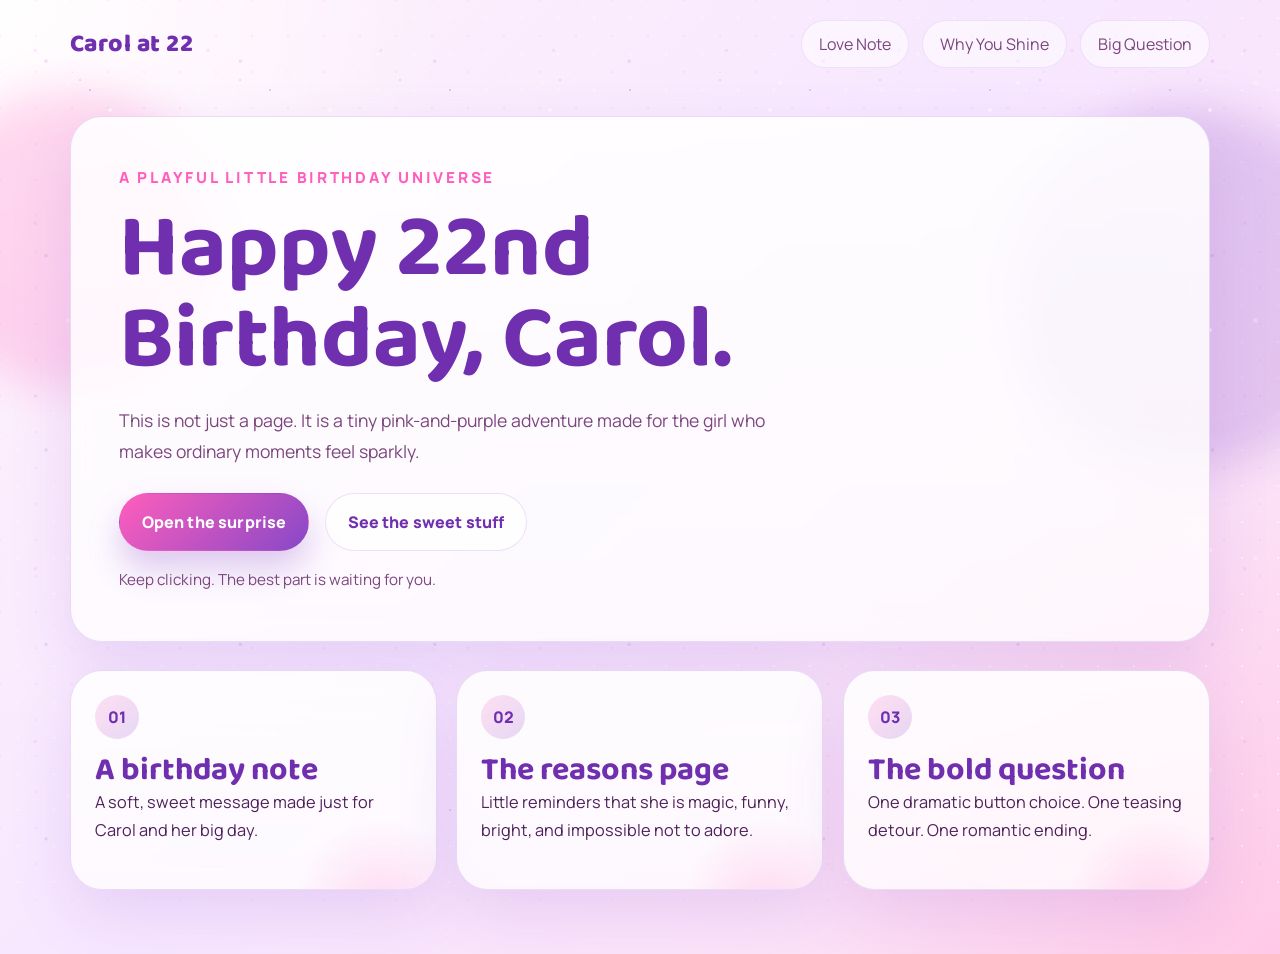
<file: index.html>
<!DOCTYPE html>
<html lang="en">
<head>
  <meta charset="UTF-8">
  <meta name="viewport" content="width=device-width, initial-scale=1.0">
  <title>Happy Birthday, Carol</title>
  <link rel="preconnect" href="https://fonts.googleapis.com">
  <link rel="preconnect" href="https://fonts.gstatic.com" crossorigin>
  <link href="https://fonts.googleapis.com/css2?family=Baloo+2:wght@400;600;700;800&family=Manrope:wght@400;500;600;700&display=swap" rel="stylesheet">
  <link rel="stylesheet" href="styles.css">
  <script defer src="script.js"></script>
</head>
<body class="page-home">
  <div class="page-glow glow-one"></div>
  <div class="page-glow glow-two"></div>
  <div class="sparkles" aria-hidden="true"></div>

  <header class="topbar">
    <a class="logo" href="index.html">Carol at 22</a>
    <nav class="nav">
      <a href="letter.html">Love Note</a>
      <a href="moments.html">Why You Shine</a>
      <a href="question.html">Big Question</a>
    </nav>
  </header>

  <main class="page-shell hero-layout">
    <section class="hero-card reveal" style="--delay: 0.05s;">
      <p class="eyebrow">A playful little birthday universe</p>
      <h1>Happy 22nd Birthday, Carol.</h1>
      <p class="lead">
        This is not just a page. It is a tiny pink-and-purple adventure made for the girl
        who makes ordinary moments feel sparkly.
      </p>
      <div class="button-row">
        <a class="button primary" href="letter.html">Open the surprise</a>
        <a class="button secondary" href="moments.html">See the sweet stuff</a>
      </div>
      <p class="hint">Keep clicking. The best part is waiting for you.</p>
    </section>

    <section class="feature-grid">
      <a class="feature-card reveal" style="--delay: 0.15s;" href="letter.html">
        <span class="feature-badge">01</span>
        <h2>A birthday note</h2>
        <p>A soft, sweet message made just for Carol and her big day.</p>
      </a>

      <a class="feature-card reveal" style="--delay: 0.25s;" href="moments.html">
        <span class="feature-badge">02</span>
        <h2>The reasons page</h2>
        <p>Little reminders that she is magic, funny, bright, and impossible not to adore.</p>
      </a>

      <a class="feature-card reveal" style="--delay: 0.35s;" href="question.html">
        <span class="feature-badge">03</span>
        <h2>The bold question</h2>
        <p>One dramatic button choice. One teasing detour. One romantic ending.</p>
      </a>
    </section>
  </main>
</body>
</html>
</file>
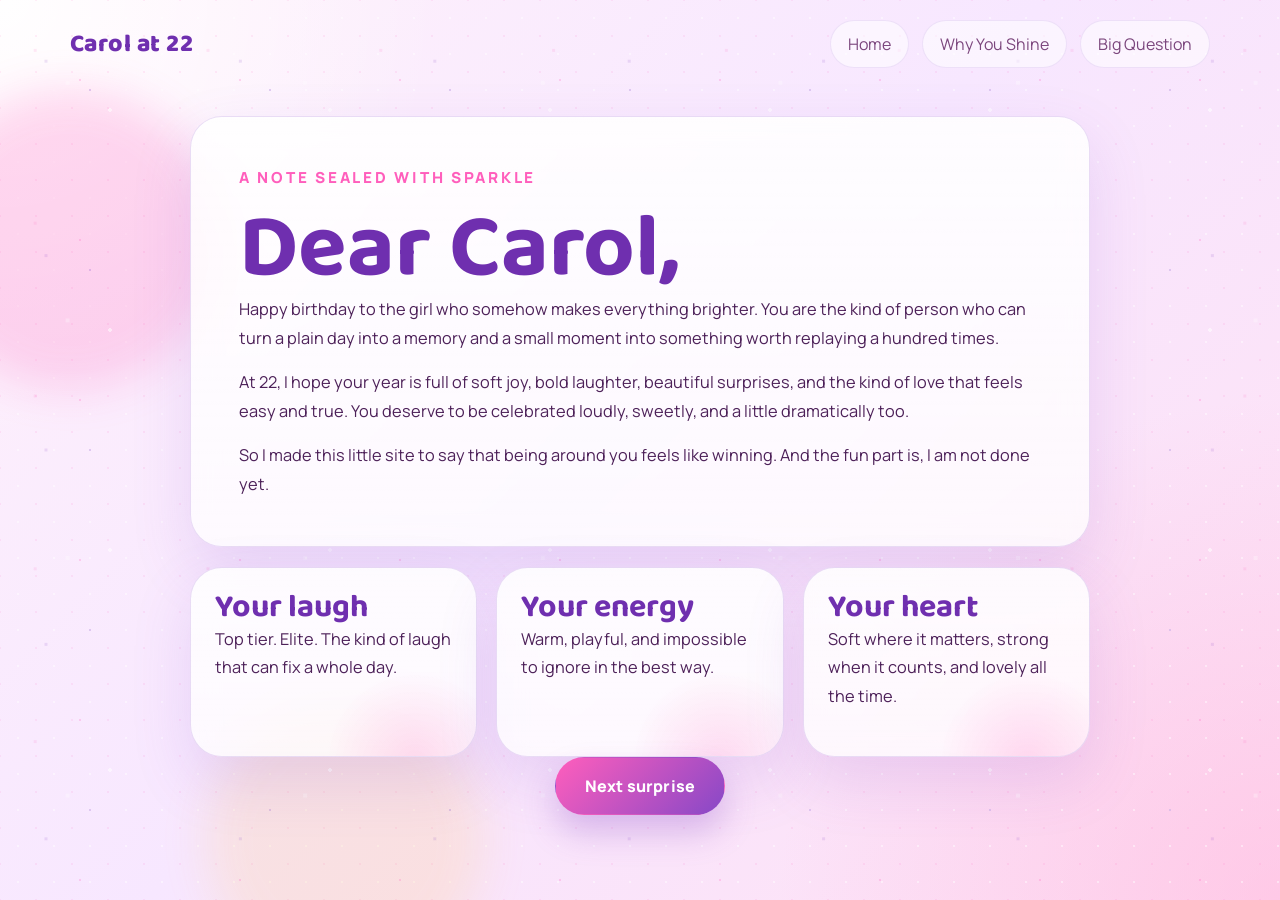
<file: letter.html>
<!DOCTYPE html>
<html lang="en">
<head>
  <meta charset="UTF-8">
  <meta name="viewport" content="width=device-width, initial-scale=1.0">
  <title>A Note for Carol</title>
  <link rel="preconnect" href="https://fonts.googleapis.com">
  <link rel="preconnect" href="https://fonts.gstatic.com" crossorigin>
  <link href="https://fonts.googleapis.com/css2?family=Baloo+2:wght@400;600;700;800&family=Manrope:wght@400;500;600;700&display=swap" rel="stylesheet">
  <link rel="stylesheet" href="styles.css">
  <script defer src="script.js"></script>
</head>
<body class="page-letter">
  <div class="page-glow glow-one"></div>
  <div class="page-glow glow-three"></div>
  <div class="sparkles" aria-hidden="true"></div>

  <header class="topbar">
    <a class="logo" href="index.html">Carol at 22</a>
    <nav class="nav">
      <a href="index.html">Home</a>
      <a href="moments.html">Why You Shine</a>
      <a href="question.html">Big Question</a>
    </nav>
  </header>

  <main class="page-shell narrow-shell">
    <section class="story-card reveal" style="--delay: 0.05s;">
      <p class="eyebrow">A note sealed with sparkle</p>
      <h1>Dear Carol,</h1>
      <p>
        Happy birthday to the girl who somehow makes everything brighter. You are the kind of
        person who can turn a plain day into a memory and a small moment into something worth
        replaying a hundred times.
      </p>
      <p>
        At 22, I hope your year is full of soft joy, bold laughter, beautiful surprises,
        and the kind of love that feels easy and true. You deserve to be celebrated loudly,
        sweetly, and a little dramatically too.
      </p>
      <p>
        So I made this little site to say that being around you feels like winning. And the
        fun part is, I am not done yet.
      </p>
    </section>

    <section class="three-up">
      <article class="mini-card reveal" style="--delay: 0.15s;">
        <h2>Your laugh</h2>
        <p>Top tier. Elite. The kind of laugh that can fix a whole day.</p>
      </article>

      <article class="mini-card reveal" style="--delay: 0.25s;">
        <h2>Your energy</h2>
        <p>Warm, playful, and impossible to ignore in the best way.</p>
      </article>

      <article class="mini-card reveal" style="--delay: 0.35s;">
        <h2>Your heart</h2>
        <p>Soft where it matters, strong when it counts, and lovely all the time.</p>
      </article>
    </section>

    <div class="center-row reveal" style="--delay: 0.45s;">
      <a class="button primary" href="moments.html">Next surprise</a>
    </div>
  </main>
</body>
</html>
</file>
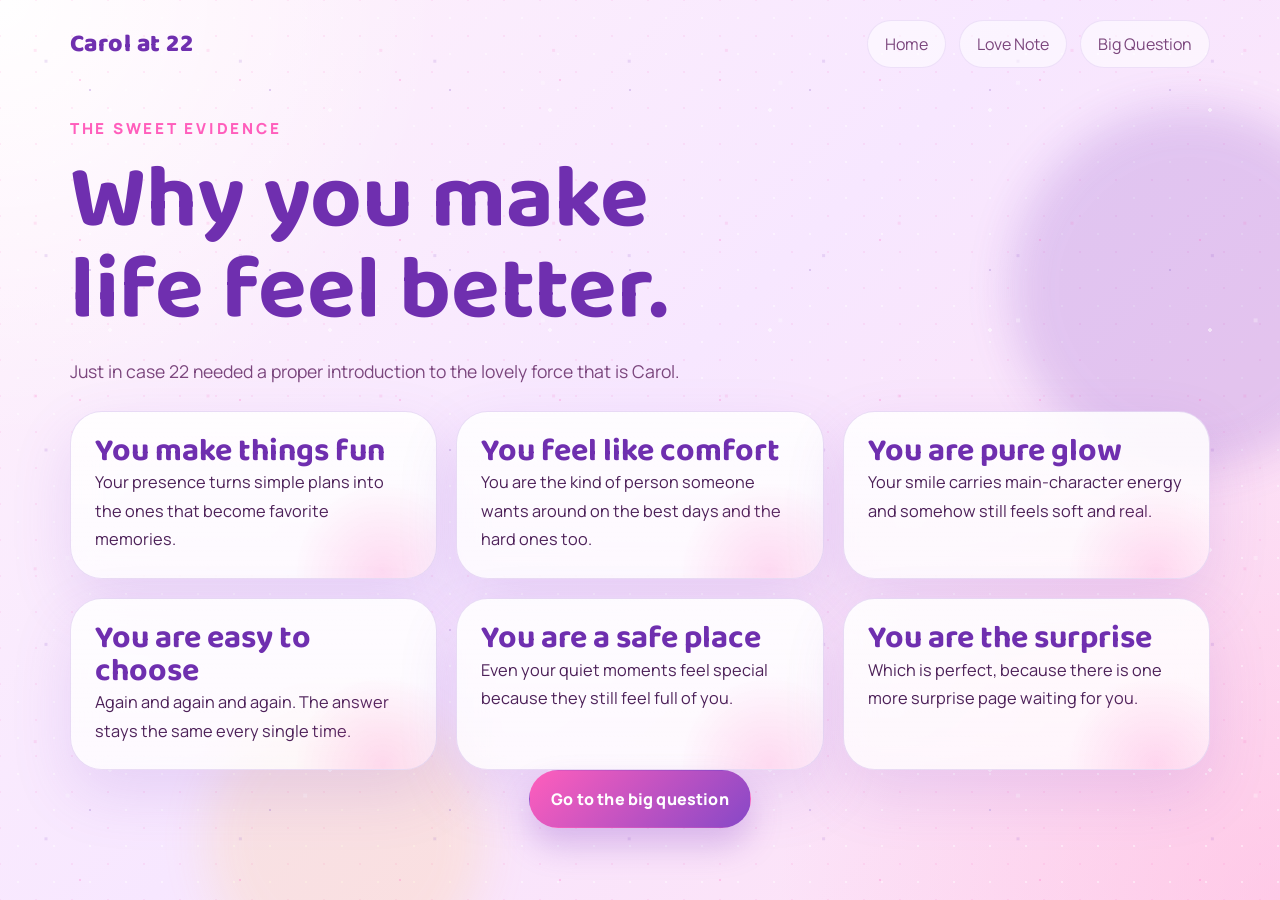
<file: moments.html>
<!DOCTYPE html>
<html lang="en">
<head>
  <meta charset="UTF-8">
  <meta name="viewport" content="width=device-width, initial-scale=1.0">
  <title>Why Carol Shines</title>
  <link rel="preconnect" href="https://fonts.googleapis.com">
  <link rel="preconnect" href="https://fonts.gstatic.com" crossorigin>
  <link href="https://fonts.googleapis.com/css2?family=Baloo+2:wght@400;600;700;800&family=Manrope:wght@400;500;600;700&display=swap" rel="stylesheet">
  <link rel="stylesheet" href="styles.css">
  <script defer src="script.js"></script>
</head>
<body class="page-moments">
  <div class="page-glow glow-two"></div>
  <div class="page-glow glow-three"></div>
  <div class="sparkles" aria-hidden="true"></div>

  <header class="topbar">
    <a class="logo" href="index.html">Carol at 22</a>
    <nav class="nav">
      <a href="index.html">Home</a>
      <a href="letter.html">Love Note</a>
      <a href="question.html">Big Question</a>
    </nav>
  </header>

  <main class="page-shell">
    <section class="section-header reveal" style="--delay: 0.05s;">
      <p class="eyebrow">The sweet evidence</p>
      <h1>Why you make life feel better.</h1>
      <p class="lead">
        Just in case 22 needed a proper introduction to the lovely force that is Carol.
      </p>
    </section>

    <section class="memory-grid">
      <article class="memory-card reveal tilt-card" style="--delay: 0.12s;">
        <h2>You make things fun</h2>
        <p>Your presence turns simple plans into the ones that become favorite memories.</p>
      </article>

      <article class="memory-card reveal tilt-card" style="--delay: 0.2s;">
        <h2>You feel like comfort</h2>
        <p>You are the kind of person someone wants around on the best days and the hard ones too.</p>
      </article>

      <article class="memory-card reveal tilt-card" style="--delay: 0.28s;">
        <h2>You are pure glow</h2>
        <p>Your smile carries main-character energy and somehow still feels soft and real.</p>
      </article>

      <article class="memory-card reveal tilt-card" style="--delay: 0.36s;">
        <h2>You are easy to choose</h2>
        <p>Again and again and again. The answer stays the same every single time.</p>
      </article>

      <article class="memory-card reveal tilt-card" style="--delay: 0.44s;">
        <h2>You are a safe place</h2>
        <p>Even your quiet moments feel special because they still feel full of you.</p>
      </article>

      <article class="memory-card reveal tilt-card" style="--delay: 0.52s;">
        <h2>You are the surprise</h2>
        <p>Which is perfect, because there is one more surprise page waiting for you.</p>
      </article>
    </section>

    <div class="center-row reveal" style="--delay: 0.6s;">
      <a class="button primary" href="question.html">Go to the big question</a>
    </div>
  </main>
</body>
</html>
</file>
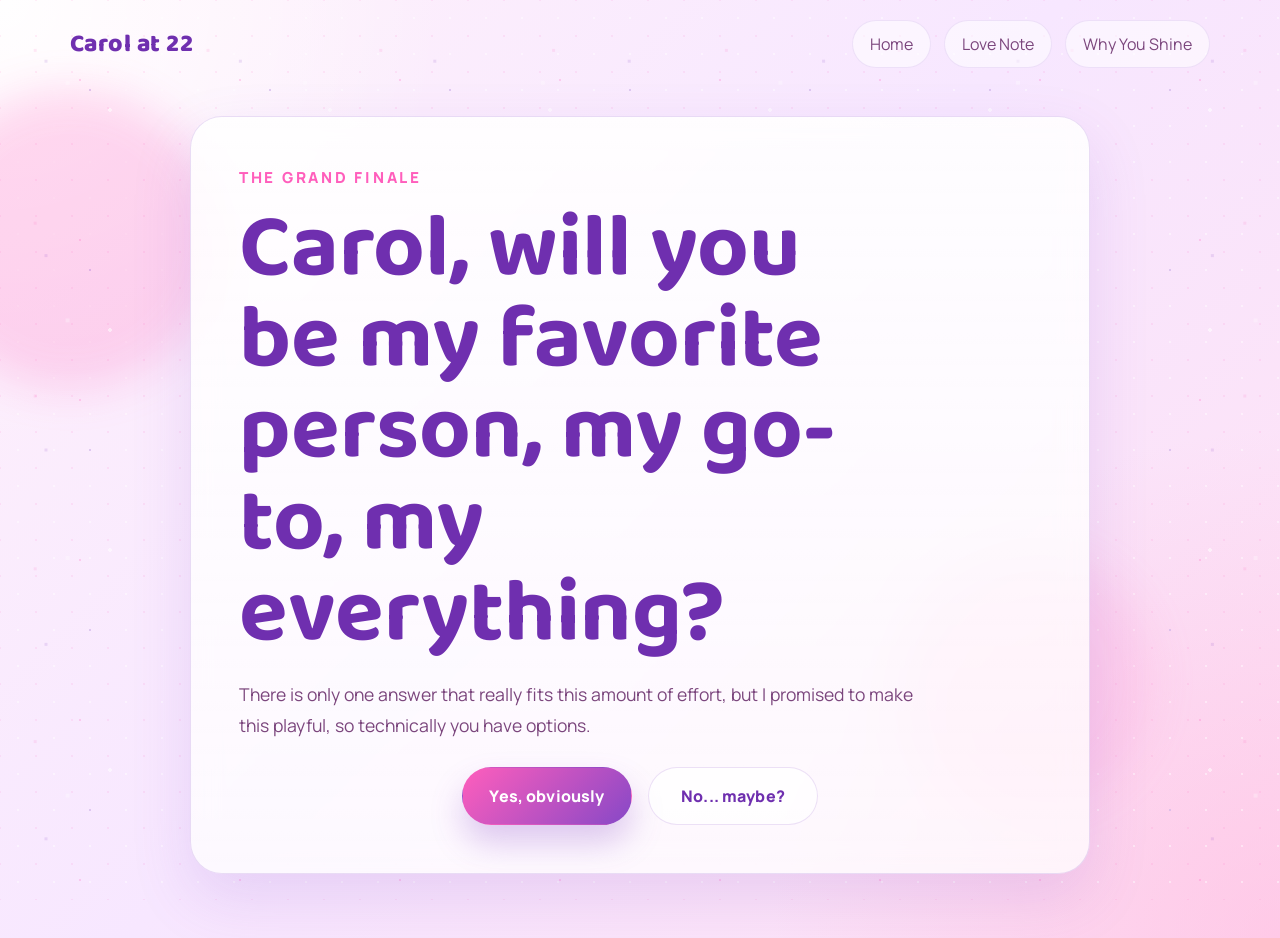
<file: question.html>
<!DOCTYPE html>
<html lang="en">
<head>
  <meta charset="UTF-8">
  <meta name="viewport" content="width=device-width, initial-scale=1.0">
  <title>The Big Question</title>
  <link rel="preconnect" href="https://fonts.googleapis.com">
  <link rel="preconnect" href="https://fonts.gstatic.com" crossorigin>
  <link href="https://fonts.googleapis.com/css2?family=Baloo+2:wght@400;600;700;800&family=Manrope:wght@400;500;600;700&display=swap" rel="stylesheet">
  <link rel="stylesheet" href="styles.css">
  <script defer src="script.js"></script>
</head>
<body class="page-question">
  <div class="page-glow glow-one"></div>
  <div class="page-glow glow-four"></div>
  <div class="sparkles" aria-hidden="true"></div>

  <header class="topbar">
    <a class="logo" href="index.html">Carol at 22</a>
    <nav class="nav">
      <a href="index.html">Home</a>
      <a href="letter.html">Love Note</a>
      <a href="moments.html">Why You Shine</a>
    </nav>
  </header>

  <main class="page-shell narrow-shell">
    <section class="question-card reveal" style="--delay: 0.05s;">
      <p class="eyebrow">The grand finale</p>
      <h1>Carol, will you be my favorite person, my go-to, my everything?</h1>
      <p class="lead">
        There is only one answer that really fits this amount of effort, but I promised to make
        this playful, so technically you have options.
      </p>

      <div class="button-row center-buttons">
        <a class="button primary celebrate-link" href="song.html">Yes, obviously</a>
        <a class="button secondary" href="really-no.html">No... maybe?</a>
      </div>
    </section>
  </main>
</body>
</html>
</file>
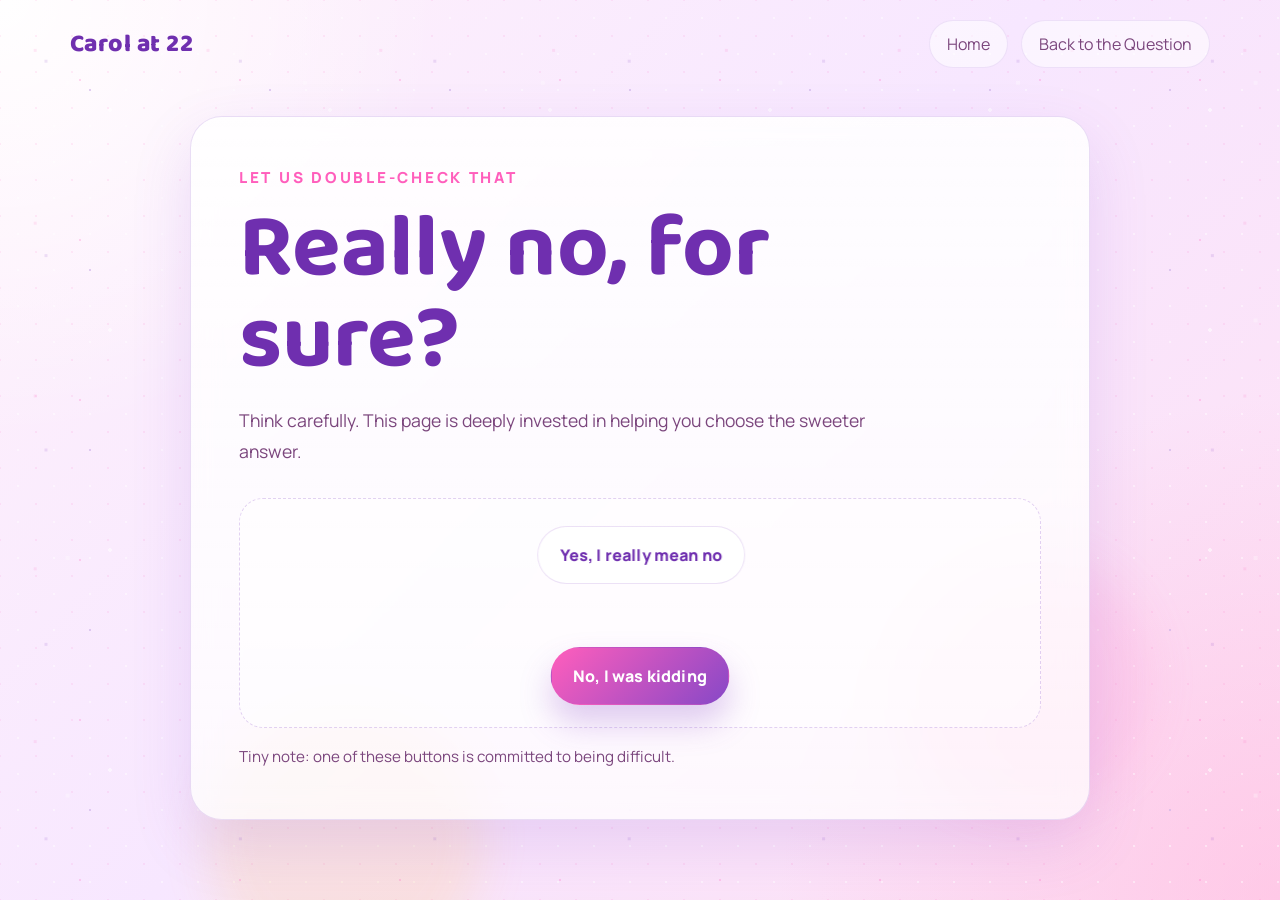
<file: really-no.html>
<!DOCTYPE html>
<html lang="en">
<head>
  <meta charset="UTF-8">
  <meta name="viewport" content="width=device-width, initial-scale=1.0">
  <title>Really No?</title>
  <link rel="preconnect" href="https://fonts.googleapis.com">
  <link rel="preconnect" href="https://fonts.gstatic.com" crossorigin>
  <link href="https://fonts.googleapis.com/css2?family=Baloo+2:wght@400;600;700;800&family=Manrope:wght@400;500;600;700&display=swap" rel="stylesheet">
  <link rel="stylesheet" href="styles.css">
  <script defer src="script.js"></script>
</head>
<body class="page-runaway">
  <div class="page-glow glow-three"></div>
  <div class="page-glow glow-four"></div>
  <div class="sparkles" aria-hidden="true"></div>

  <header class="topbar">
    <a class="logo" href="index.html">Carol at 22</a>
    <nav class="nav">
      <a href="index.html">Home</a>
      <a href="question.html">Back to the Question</a>
    </nav>
  </header>

  <main class="page-shell narrow-shell">
    <section class="question-card reveal" style="--delay: 0.05s;">
      <p class="eyebrow">Let us double-check that</p>
      <h1>Really no, for sure?</h1>
      <p class="lead">
        Think carefully. This page is deeply invested in helping you choose the sweeter answer.
      </p>

      <div class="runaway-zone" data-runaway-zone>
        <button class="button secondary runaway-button" type="button" data-runaway>
          Yes, I really mean no
        </button>
        <a class="button primary celebrate-link" href="song.html">No, I was kidding</a>
      </div>

      <p class="hint">Tiny note: one of these buttons is committed to being difficult.</p>
    </section>
  </main>
</body>
</html>
</file>
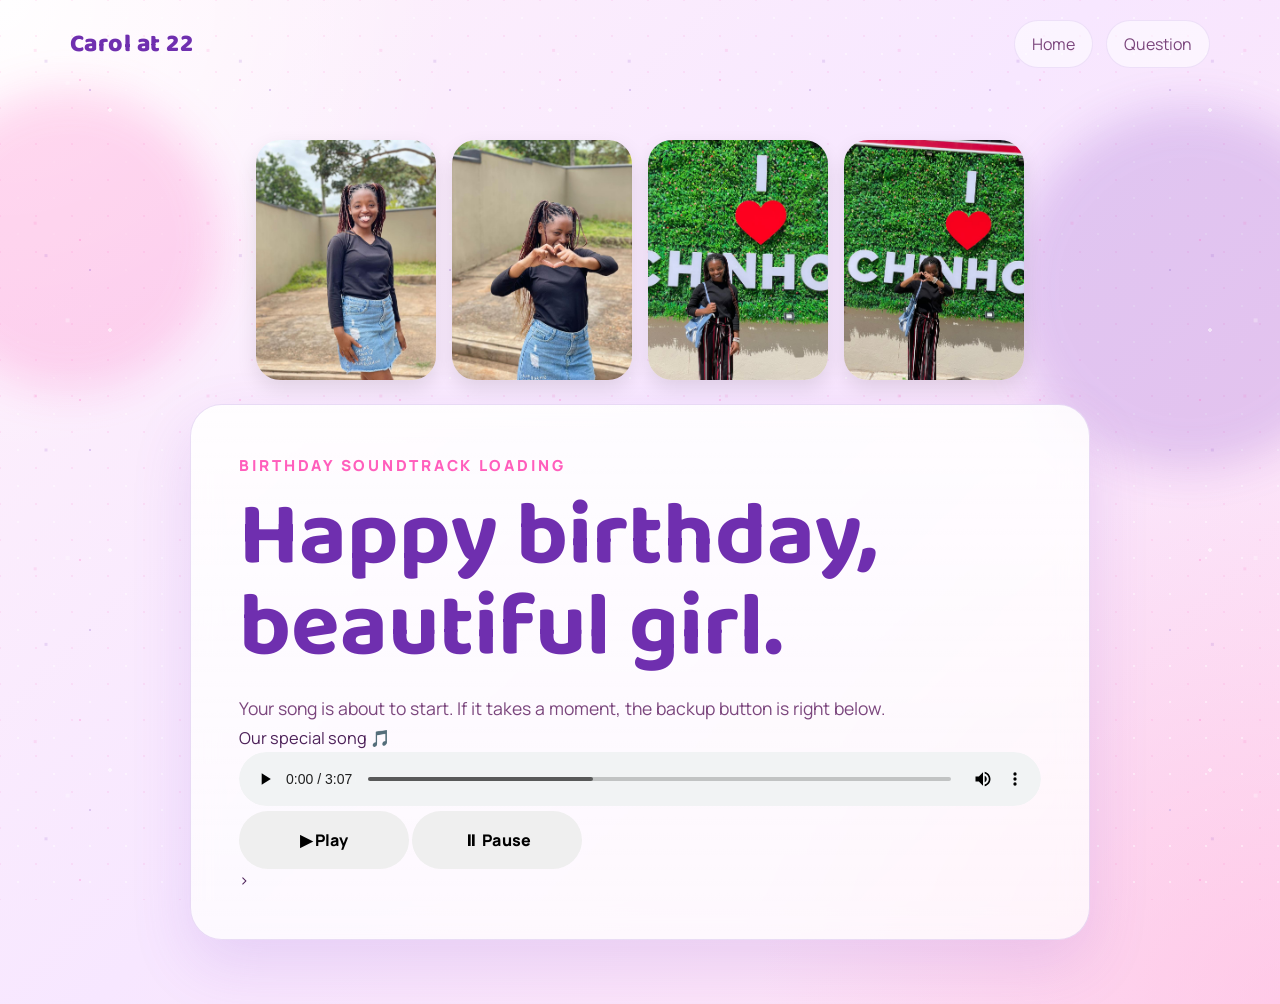
<file: song.html>
<!DOCTYPE html>
<html lang="en">
<head>
  <meta charset="UTF-8">
  <meta name="viewport" content="width=device-width, initial-scale=1.0">
  <title>Your Song</title>
  <link rel="preconnect" href="https://fonts.googleapis.com">
  <link rel="preconnect" href="https://fonts.gstatic.com" crossorigin>
  <link href="https://fonts.googleapis.com/css2?family=Baloo+2:wght@400;600;700;800&family=Manrope:wght@400;500;600;700&display=swap" rel="stylesheet">
  <link rel="stylesheet" href="styles.css">
  <script defer src="script.js"></script>
</head>
<body class="page-song">
  <div class="page-glow glow-one"></div>
  <div class="page-glow glow-two"></div>
  <div class="sparkles" aria-hidden="true"></div>

  <header class="topbar">
    <a class="logo" href="index.html">Carol at 22</a>
    <nav class="nav">
      <a href="index.html">Home</a>
      <a href="question.html">Question</a>
    </nav>
  </header>

  <main class="page-shell narrow-shell">

     <!-- 4 PICTURE SECTIONS using your gallery style -->
    <div class="image-gallery" style="display: flex; gap: 1rem; justify-content: center; margin: 1.5rem 0; flex-wrap: wrap;">
      <img src="c1.jpeg" alt="Memory 1" style="max-width: 180px; width: 100%; border-radius: 24px; box-shadow: 0 8px 20px rgba(0,0,0,0.1);">
      <img src="c2.jpeg" alt="Memory 2" style="max-width: 180px; width: 100%; border-radius: 24px; box-shadow: 0 8px 20px rgba(0,0,0,0.1);">
    <img src="c3.jpeg" alt="Memory 3" style="max-width: 180px; width: 100%; border-radius: 24px; box-shadow: 0 8px 20px rgba(0,0,0,0.1);">
      <img src="c4.jpeg" alt="Memory 4" style="max-width: 180px; width: 100%; border-radius: 24px; box-shadow: 0 8px 20px rgba(0,0,0,0.1);">
    </div>

    

    <section class="hero-card reveal" style="--delay: 0.05s;">
      <p class="eyebrow">Birthday soundtrack loading</p>
      <h1>Happy birthday, beautiful girl.</h1>
      <p class="lead" id="song-status">
        Your song is about to start. If it takes a moment, the backup button is right below.
      </p>
      <div class="music-card">
        <p>Our special song 🎵</p>
        <audio id="birthdaySong" controls style="width: 100%; border-radius: 40px;">
          <source src="carol.mpeg" type="audio/mpeg">
          Your browser doesn't support audio.
        </audio>
        <br>
        <button onclick="document.getElementById('birthdaySong').play()" class="button button-primary button-large">▶ Play</button>
        <button onclick="document.getElementById('birthdaySong').pause()" class="button button-primary">⏸ Pause</button>
      </div>>
    </section>

   
    
  </main>
</body>
</html>
</file>
<file: styles.css>
:root {
  --bg-main: #fff4fd;
  --bg-soft: #ffe5f7;
  --panel: rgba(255, 255, 255, 0.74);
  --panel-strong: rgba(255, 255, 255, 0.88);
  --text-main: #4d2159;
  --text-soft: #7b467d;
  --purple: #8748c7;
  --purple-deep: #6f2faf;
  --pink: #ff5ebc;
  --pink-soft: #ff9fd8;
  --gold: #ffca6b;
  --border: rgba(135, 72, 199, 0.18);
  --shadow: 0 24px 60px rgba(135, 72, 199, 0.15);
  --radius-xl: 32px;
  --radius-lg: 24px;
  --radius-md: 18px;
  --max-width: 1140px;
}

* {
  box-sizing: border-box;
}

html {
  scroll-behavior: smooth;
}

body {
  margin: 0;
  min-height: 100vh;
  font-family: "Manrope", sans-serif;
  color: var(--text-main);
  background:
    radial-gradient(circle at top left, rgba(255, 255, 255, 0.95), transparent 28%),
    radial-gradient(circle at bottom right, rgba(255, 173, 216, 0.45), transparent 32%),
    linear-gradient(135deg, #fff2fb 0%, #f7e7ff 48%, #ffe0f3 100%);
  overflow-x: hidden;
  position: relative;
}

body::before {
  content: "";
  position: fixed;
  inset: 0;
  background-image:
    radial-gradient(rgba(255, 255, 255, 0.9) 1px, transparent 1px),
    radial-gradient(rgba(255, 94, 188, 0.2) 1px, transparent 1px);
  background-position: 0 0, 18px 18px;
  background-size: 36px 36px;
  opacity: 0.5;
  pointer-events: none;
  z-index: -2;
}

a {
  color: inherit;
  text-decoration: none;
}

button {
  font: inherit;
}

.page-glow {
  position: fixed;
  border-radius: 50%;
  filter: blur(22px);
  opacity: 0.65;
  pointer-events: none;
  z-index: -1;
}

.glow-one {
  width: 300px;
  height: 300px;
  left: -80px;
  top: 10vh;
  background: rgba(255, 94, 188, 0.34);
}

.glow-two {
  width: 360px;
  height: 360px;
  right: -90px;
  top: 12vh;
  background: rgba(135, 72, 199, 0.32);
}

.glow-three {
  width: 280px;
  height: 280px;
  left: 16%;
  bottom: -80px;
  background: rgba(255, 202, 107, 0.28);
}

.glow-four {
  width: 260px;
  height: 260px;
  right: 10%;
  bottom: 10%;
  background: rgba(255, 159, 216, 0.35);
}

.sparkles {
  position: fixed;
  inset: 0;
  overflow: hidden;
  pointer-events: none;
  z-index: -1;
}

.sparkles::before,
.sparkles::after {
  content: "";
  position: absolute;
  inset: 0;
  background-image:
    radial-gradient(circle, rgba(255, 255, 255, 0.95) 0 2px, transparent 2px),
    radial-gradient(circle, rgba(135, 72, 199, 0.45) 0 1.5px, transparent 1.5px),
    radial-gradient(circle, rgba(255, 94, 188, 0.4) 0 1.5px, transparent 1.5px);
  background-size: 220px 220px, 180px 180px, 160px 160px;
  animation: drift 18s linear infinite;
  opacity: 0.55;
}

.sparkles::after {
  animation-duration: 24s;
  transform: scale(1.08);
  opacity: 0.3;
}

.topbar {
  width: min(calc(100% - 2rem), var(--max-width));
  margin: 0 auto;
  padding: 1.25rem 0 0;
  display: flex;
  align-items: center;
  justify-content: space-between;
  gap: 1rem;
}

.logo {
  font-family: "Baloo 2", cursive;
  font-size: 1.55rem;
  font-weight: 800;
  color: var(--purple-deep);
  letter-spacing: 0.02em;
}

.nav {
  display: flex;
  flex-wrap: wrap;
  gap: 0.85rem;
  justify-content: flex-end;
}

.nav a {
  padding: 0.75rem 1.05rem;
  border-radius: 999px;
  background: rgba(255, 255, 255, 0.55);
  border: 1px solid rgba(135, 72, 199, 0.12);
  color: var(--text-soft);
  transition: transform 180ms ease, background 180ms ease, color 180ms ease;
}

.nav a:hover,
.nav a:focus-visible {
  transform: translateY(-2px);
  background: rgba(255, 255, 255, 0.82);
  color: var(--purple-deep);
}

.page-shell {
  width: min(calc(100% - 2rem), var(--max-width));
  margin: 0 auto;
  padding: 3rem 0 4rem;
}

.narrow-shell {
  max-width: 900px;
}

.hero-layout {
  display: grid;
  gap: 1.75rem;
}

.hero-card,
.story-card,
.feature-card,
.memory-card,
.question-card,
.mini-card {
  position: relative;
  overflow: hidden;
  border-radius: var(--radius-xl);
  border: 1px solid var(--border);
  background: linear-gradient(180deg, var(--panel-strong), var(--panel));
  box-shadow: var(--shadow);
  backdrop-filter: blur(14px);
}

.hero-card,
.story-card,
.question-card {
  padding: clamp(1.8rem, 4vw, 3rem);
}

.hero-card::after,
.story-card::after,
.feature-card::after,
.memory-card::after,
.question-card::after,
.mini-card::after {
  content: "";
  position: absolute;
  inset: auto -10% -50% auto;
  width: 180px;
  height: 180px;
  border-radius: 50%;
  background: radial-gradient(circle, rgba(255, 94, 188, 0.2) 0%, transparent 70%);
  pointer-events: none;
}

.eyebrow {
  margin: 0 0 0.75rem;
  font-size: 0.95rem;
  font-weight: 800;
  letter-spacing: 0.18em;
  text-transform: uppercase;
  color: var(--pink);
}

h1,
h2 {
  font-family: "Baloo 2", cursive;
  line-height: 1.02;
  margin: 0;
}

h1 {
  font-size: clamp(2.9rem, 7vw, 5.75rem);
  max-width: 12ch;
  color: var(--purple-deep);
}

h2 {
  font-size: clamp(1.45rem, 3vw, 2rem);
  color: var(--purple-deep);
}

p {
  margin: 0;
  line-height: 1.75;
  font-size: 1.02rem;
}

.lead {
  margin-top: 1.15rem;
  max-width: 62ch;
  font-size: 1.1rem;
  color: var(--text-soft);
}

.hint {
  margin-top: 1rem;
  font-size: 0.95rem;
  color: var(--text-soft);
}

.button-row,
.center-row,
.center-buttons {
  display: flex;
  flex-wrap: wrap;
  gap: 1rem;
  align-items: center;
}

.button-row {
  margin-top: 1.65rem;
}

.center-row,
.center-buttons {
  justify-content: center;
}

.button {
  display: inline-flex;
  align-items: center;
  justify-content: center;
  min-width: 170px;
  min-height: 58px;
  padding: 0.95rem 1.35rem;
  border-radius: 999px;
  border: 1px solid transparent;
  font-weight: 800;
  letter-spacing: 0.01em;
  cursor: pointer;
  transition: transform 180ms ease, box-shadow 180ms ease, background 180ms ease, color 180ms ease;
}

.button:hover,
.button:focus-visible {
  transform: translateY(-3px) scale(1.01);
}

.button.primary {
  background: linear-gradient(135deg, var(--pink), var(--purple));
  color: #fff;
  box-shadow: 0 18px 32px rgba(135, 72, 199, 0.28);
}

.button.secondary {
  background: rgba(255, 255, 255, 0.72);
  border-color: rgba(135, 72, 199, 0.16);
  color: var(--purple-deep);
}

.feature-grid,
.memory-grid,
.three-up {
  display: grid;
  gap: 1.2rem;
}

.feature-grid {
  grid-template-columns: repeat(3, minmax(0, 1fr));
}

.feature-card,
.memory-card,
.mini-card {
  padding: 1.5rem;
}

.feature-card {
  min-height: 220px;
  transition: transform 220ms ease, box-shadow 220ms ease;
}

.feature-card:hover,
.feature-card:focus-visible,
.tilt-card:hover,
.tilt-card:focus-visible {
  transform: translateY(-8px) rotate(-1deg);
  box-shadow: 0 30px 60px rgba(135, 72, 199, 0.22);
}

.feature-badge {
  display: inline-flex;
  align-items: center;
  justify-content: center;
  width: 44px;
  height: 44px;
  margin-bottom: 1rem;
  border-radius: 50%;
  background: linear-gradient(135deg, rgba(255, 94, 188, 0.18), rgba(135, 72, 199, 0.2));
  color: var(--purple-deep);
  font-weight: 800;
}

.section-header {
  margin-bottom: 1.5rem;
}

.memory-grid {
  grid-template-columns: repeat(3, minmax(0, 1fr));
}

.three-up {
  grid-template-columns: repeat(3, minmax(0, 1fr));
  margin-top: 1.25rem;
}

.mini-card {
  min-height: 190px;
}

.story-card p + p {
  margin-top: 1rem;
}

.runaway-zone {
  position: relative;
  margin-top: 2rem;
  min-height: 230px;
  border-radius: var(--radius-lg);
  border: 1px dashed rgba(135, 72, 199, 0.24);
  background: rgba(255, 255, 255, 0.45);
  padding: 1.4rem;
}

.runaway-zone .button.primary {
  position: absolute;
  left: 50%;
  bottom: 1.4rem;
  transform: translateX(-50%);
}

.runaway-button {
  position: absolute;
  left: 50%;
  top: 1.6rem;
  transform: translateX(-50%);
  will-change: left, top, transform;
}

.runaway-button.is-moving {
  animation: wiggle 230ms ease;
}

.celebration-heart {
  position: fixed;
  z-index: 10;
  left: var(--x);
  top: var(--y);
  width: 18px;
  height: 18px;
  background: linear-gradient(135deg, var(--pink), var(--purple));
  transform: rotate(45deg);
  border-radius: 4px 4px 0 0;
  pointer-events: none;
  animation: heart-rise 1s ease forwards;
}

.celebration-heart::before,
.celebration-heart::after {
  content: "";
  position: absolute;
  width: 18px;
  height: 18px;
  background: inherit;
  border-radius: 50%;
}

.celebration-heart::before {
  left: -9px;
  top: 0;
}

.celebration-heart::after {
  left: 0;
  top: -9px;
}

.reveal {
  opacity: 0;
  transform: translateY(18px) scale(0.985);
  animation: reveal 720ms cubic-bezier(0.2, 0.75, 0.2, 1) forwards;
  animation-delay: var(--delay, 0s);
}

@keyframes reveal {
  to {
    opacity: 1;
    transform: translateY(0) scale(1);
  }
}

@keyframes drift {
  from {
    transform: translate3d(0, 0, 0);
  }
  to {
    transform: translate3d(-30px, -42px, 0);
  }
}

@keyframes heart-rise {
  0% {
    opacity: 0.95;
    transform: translate3d(0, 0, 0) rotate(45deg) scale(0.8);
  }
  100% {
    opacity: 0;
    transform: translate3d(var(--drift), -140px, 0) rotate(45deg) scale(1.25);
  }
}

@keyframes wiggle {
  0%,
  100% {
    transform: translateX(-50%) rotate(0deg);
  }
  30% {
    transform: translateX(-50%) rotate(-4deg);
  }
  60% {
    transform: translateX(-50%) rotate(4deg);
  }
}

@media (max-width: 960px) {
  .feature-grid,
  .memory-grid,
  .three-up {
    grid-template-columns: repeat(2, minmax(0, 1fr));
  }

  h1 {
    max-width: 100%;
  }
}

@media (max-width: 700px) {
  .topbar {
    flex-direction: column;
    align-items: flex-start;
  }

  .nav {
    justify-content: flex-start;
  }

  .feature-grid,
  .memory-grid,
  .three-up {
    grid-template-columns: 1fr;
  }

  .page-shell {
    padding-top: 2rem;
  }

  .runaway-zone {
    min-height: 260px;
  }

  .runaway-zone .button.primary {
    width: calc(100% - 2.2rem);
  }

  .runaway-button {
    max-width: calc(100% - 2.2rem);
    min-width: 0;
  }

  .button,
  .nav a {
    width: 100%;
  }
}
</file>
